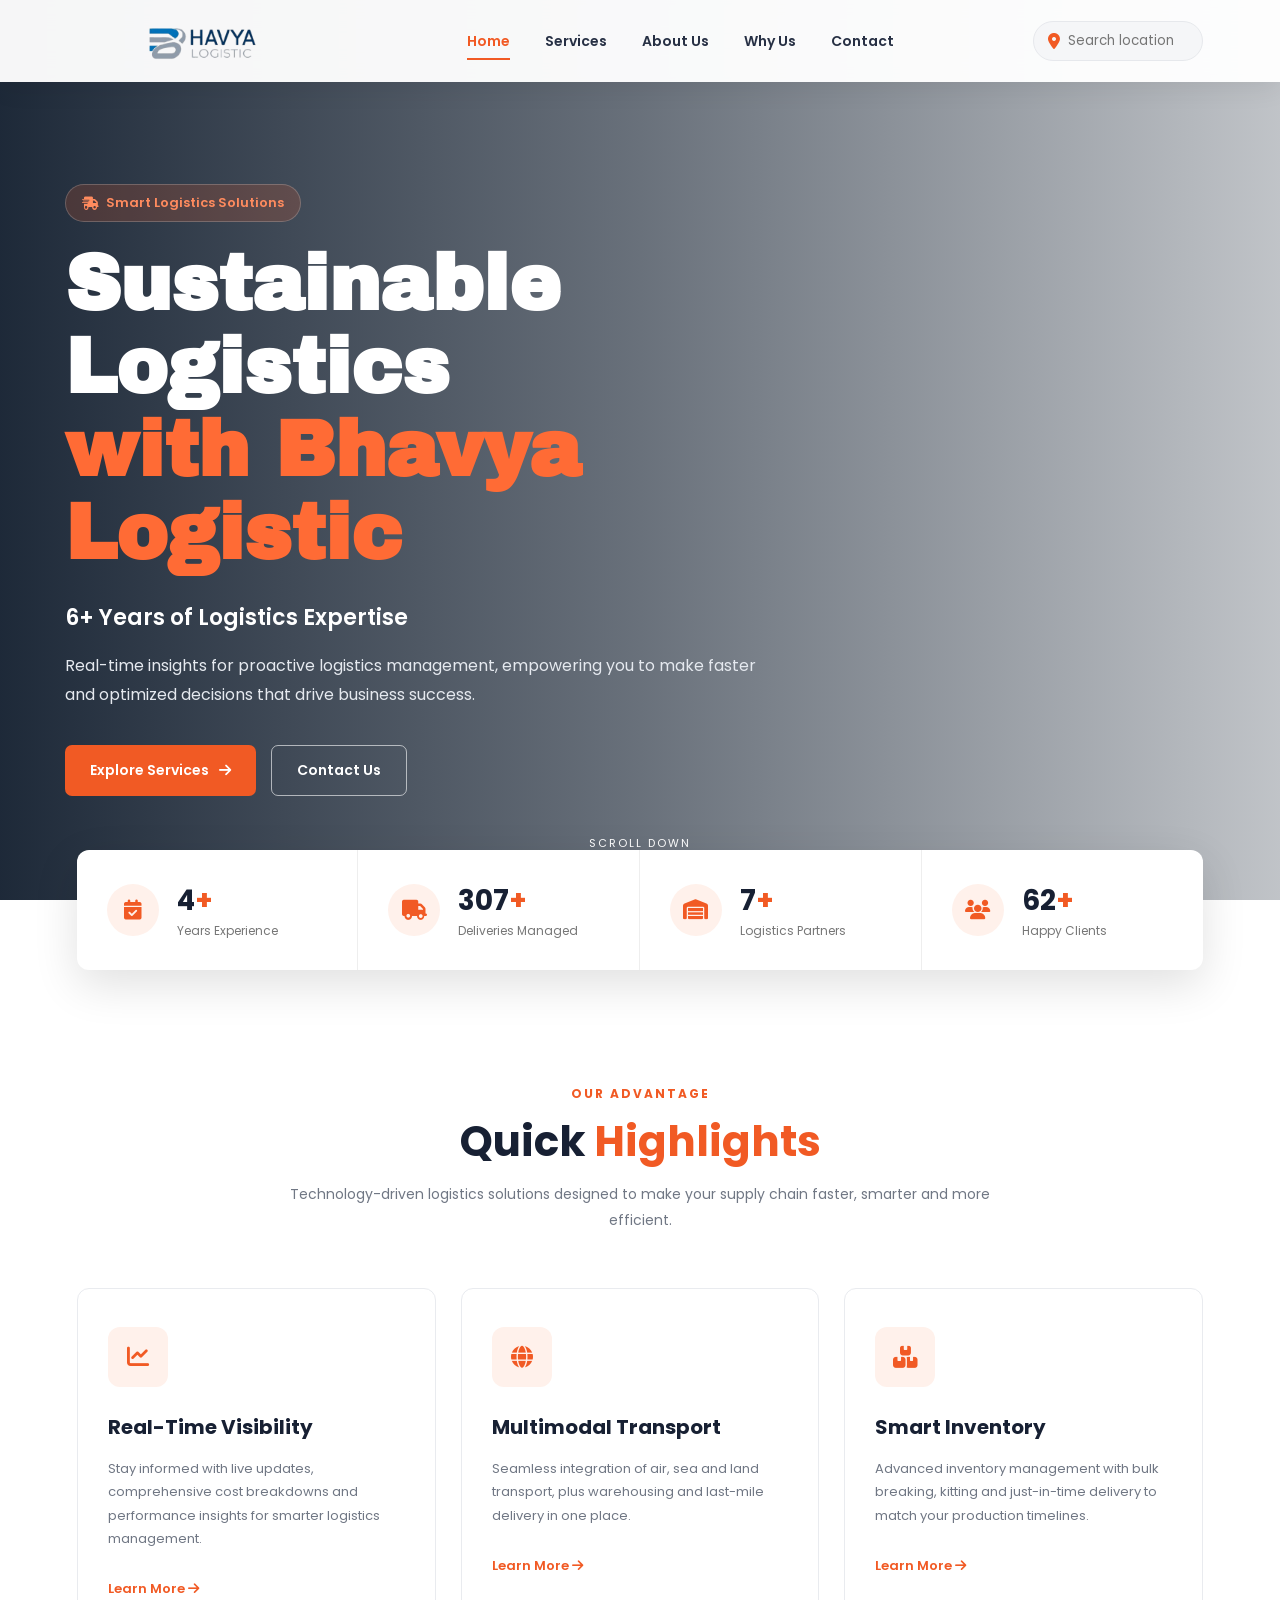
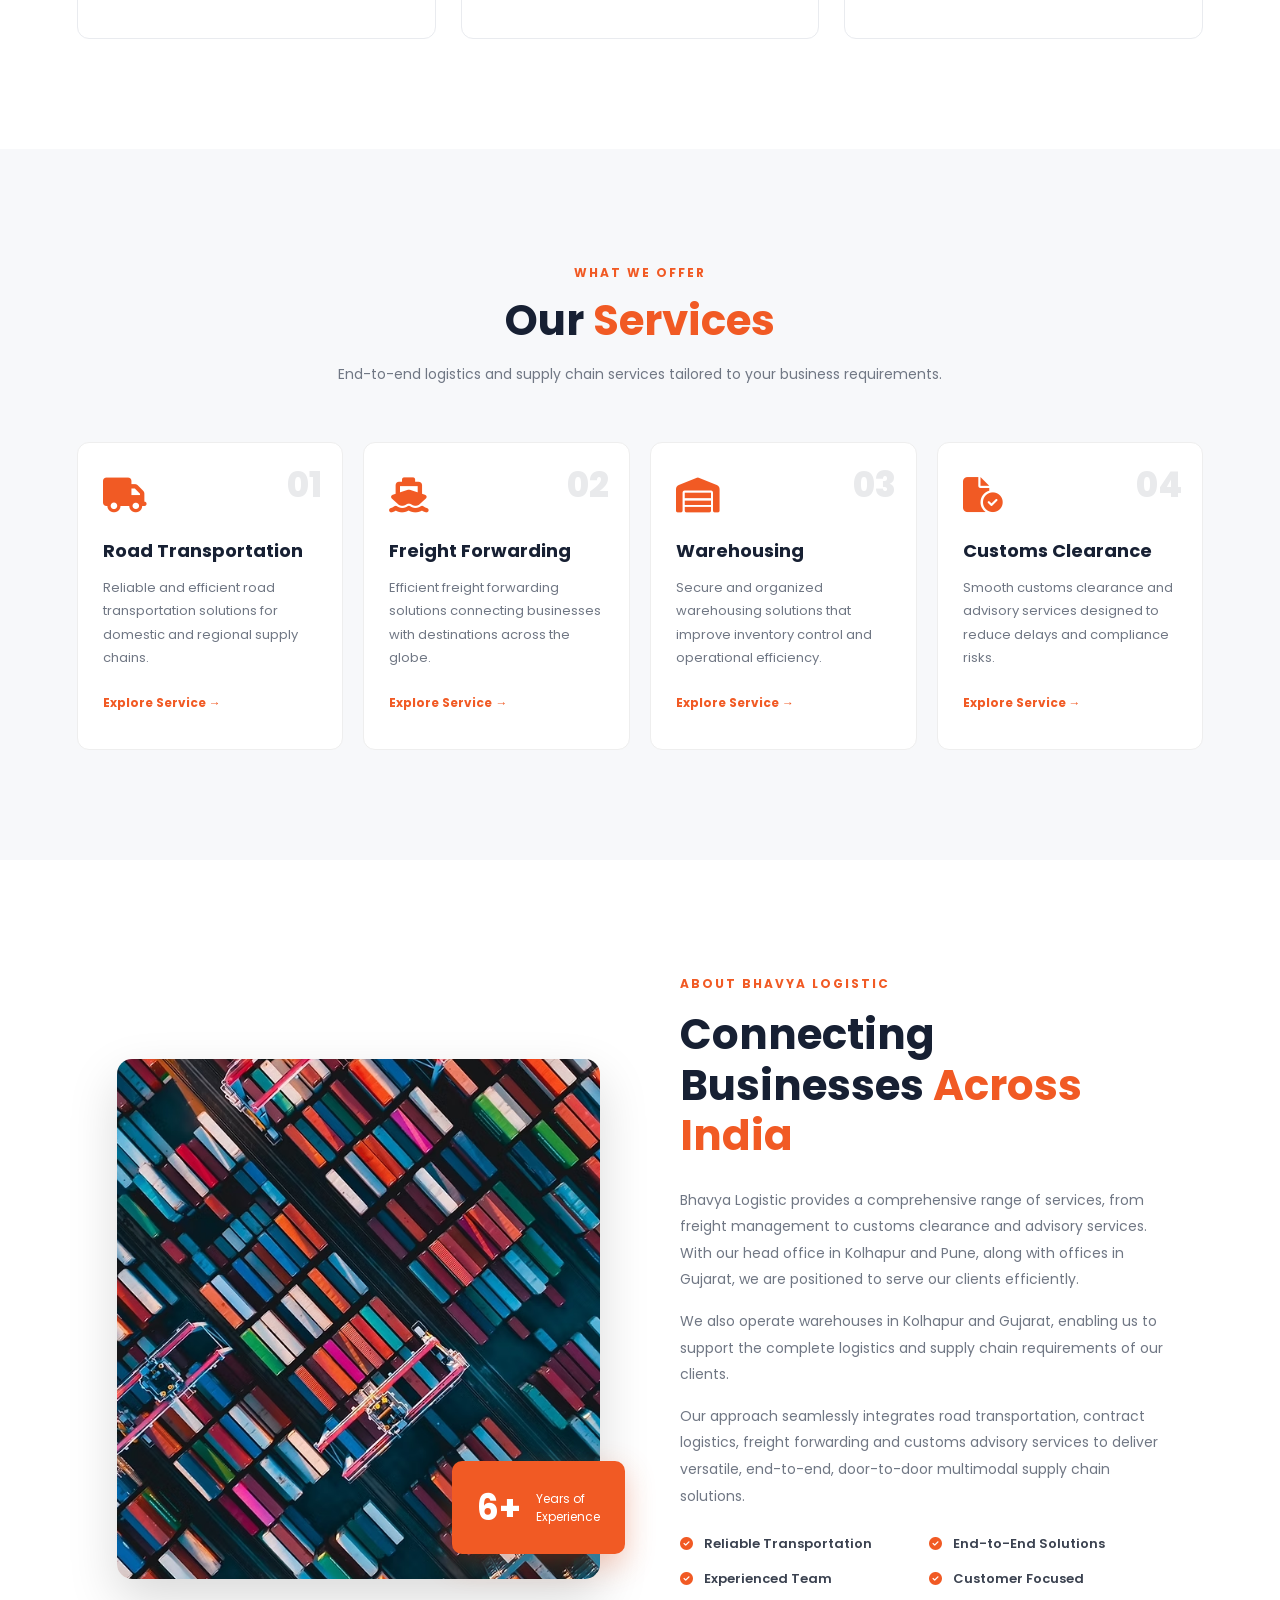
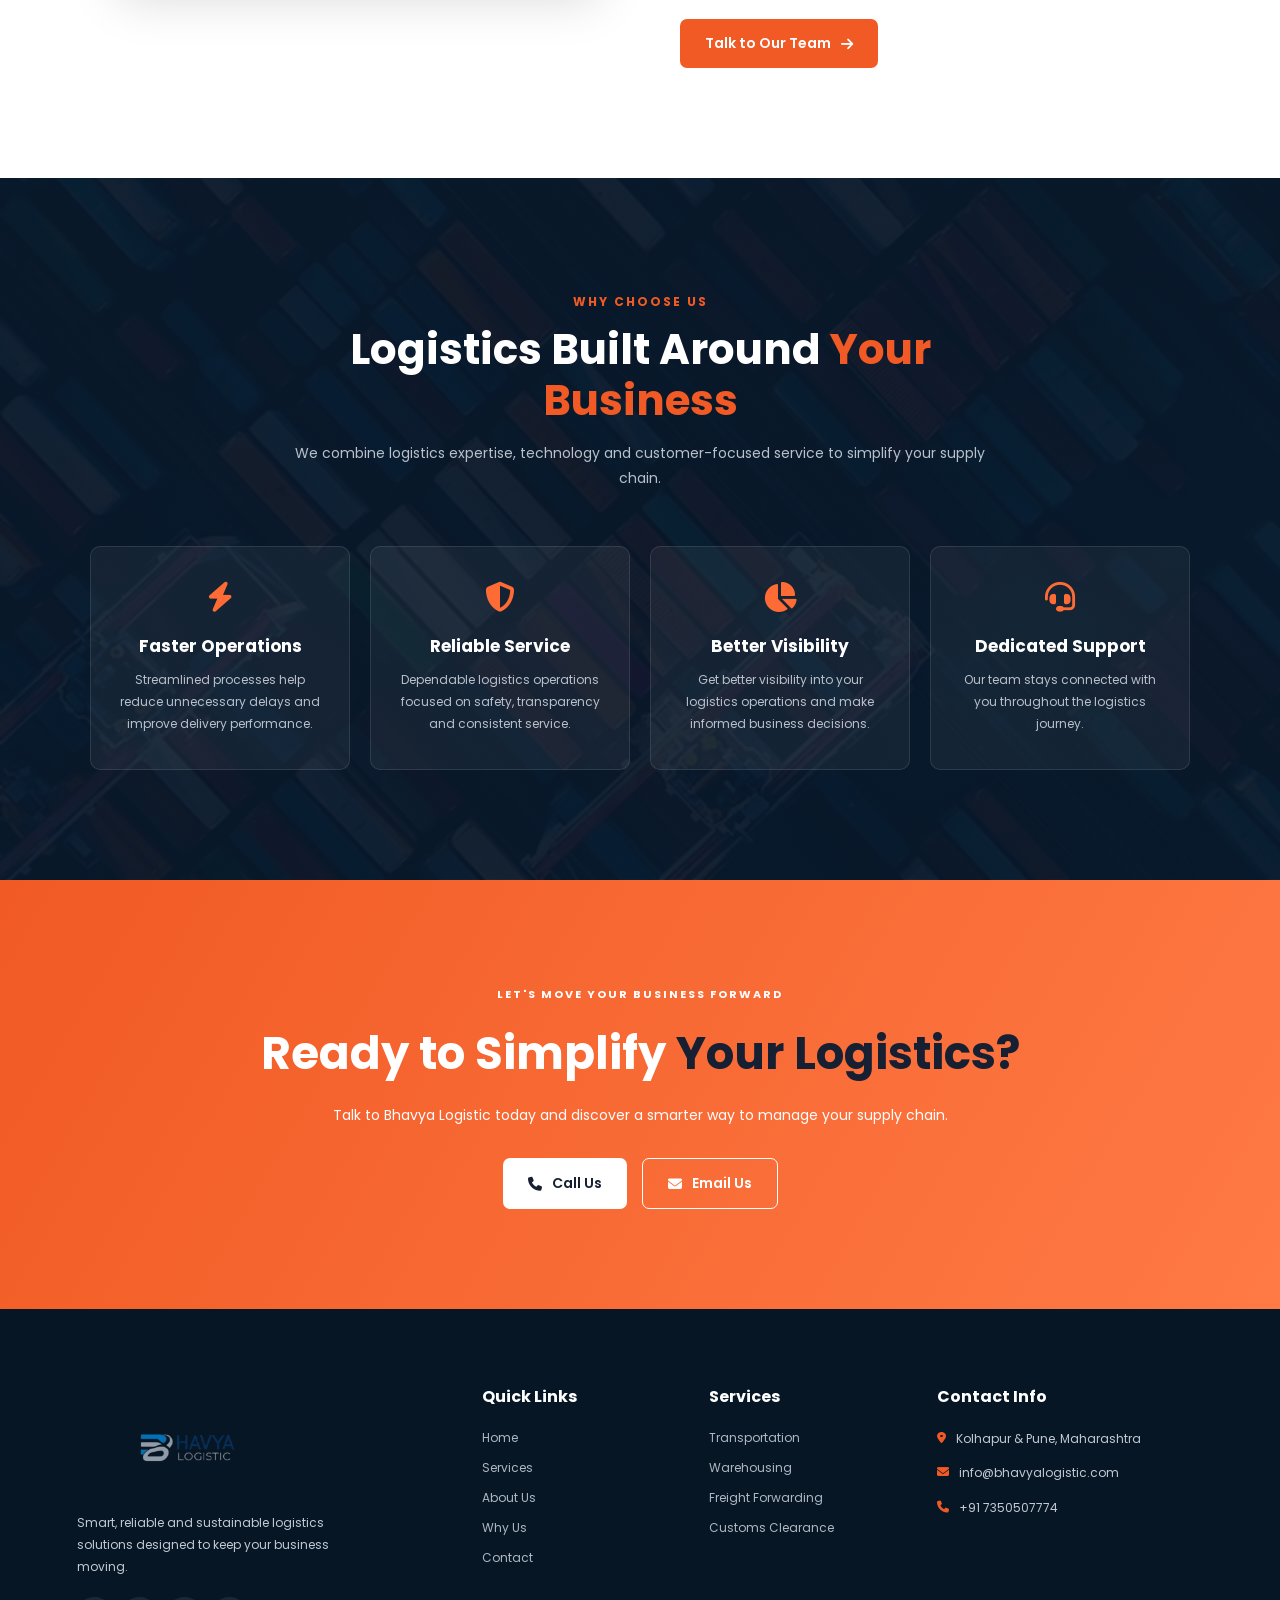
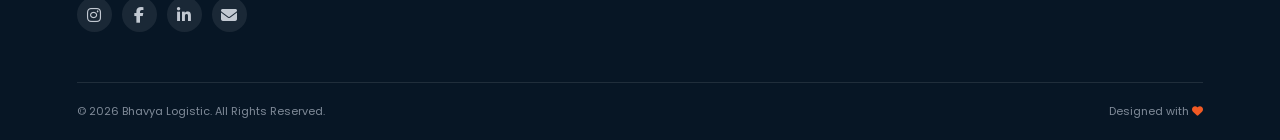
<file: index.html>
<!DOCTYPE html>
<html lang="en">
<head>
    <meta charset="UTF-8">
    <meta name="viewport" content="width=device-width, initial-scale=1.0">

    <title>Bhavya Logistic | Smart & Sustainable Logistics</title>

    <link rel="stylesheet" href="style.css">

    <!-- Font Awesome -->
    <link rel="stylesheet"
          href="https://cdnjs.cloudflare.com/ajax/libs/font-awesome/6.5.2/css/all.min.css">

    <!-- Google Fonts -->
    <link rel="preconnect" href="https://fonts.googleapis.com">
    <link rel="preconnect" href="https://fonts.gstatic.com" crossorigin>

    <link href="https://fonts.googleapis.com/css2?family=Archivo+Black&family=Poppins:wght@300;400;500;600;700;800&display=swap"
          rel="stylesheet">
</head>

<body>

<!-- ================= NAVBAR ================= -->

<header class="navbar">

    <div class="logo">
        <img src="images/crete_a_navbar_logo_for_bhavya_logistic-removebg-preview.png"
             alt="Bhavya Logistic Logo">
    </div>

    <nav class="nav-links" id="navLinks">

        <a href="#home" class="active">Home</a>
        <a href="#services">Services</a>
        <a href="#about">About Us</a>
        <a href="#why-us">Why Us</a>
        <a href="#contact">Contact</a>

    </nav>

    <div class="nav-right">

        <div class="location-search">
            <i class="fa-solid fa-location-dot"></i>
            <input type="text" id="locationInput" placeholder="Search location">
        </div>

        <button class="menu-btn" id="menuBtn">
            <i class="fa-solid fa-bars"></i>
        </button>

    </div>

</header>


<!-- ================= HERO ================= -->

<section class="hero" id="home">

    <video autoplay muted loop playsinline class="back-video">
        <source src="images/143479-782374009_tiny.mp4" type="video/mp4">
    </video>

    <div class="hero-overlay"></div>

    <div class="hero-content">

        <span class="hero-tag">
            <i class="fa-solid fa-truck-fast"></i>
            Smart Logistics Solutions
        </span>

        <h1>
            Sustainable Logistics
            <span>with Bhavya Logistic</span>
        </h1>

        <p class="hero-subtitle">
            6+ Years of Logistics Expertise
        </p>

        <p class="hero-description">
            Real-time insights for proactive logistics management,
            empowering you to make faster and optimized decisions
            that drive business success.
        </p>

        <div class="hero-buttons">

            <a href="#services" class="btn primary-btn">
                Explore Services
                <i class="fa-solid fa-arrow-right"></i>
            </a>

            <a href="#contact" class="btn secondary-btn">
                Contact Us
            </a>

        </div>

    </div>

    <div class="scroll-down">
        <span>Scroll Down</span>
        <i class="fa-solid fa-chevron-down"></i>
    </div>

</section>


<!-- ================= STATS ================= -->

<section class="stats">

    <div class="stat-box">

        <i class="fa-solid fa-calendar-check"></i>

        <div>
            <h2 class="counter" data-target="6">6</h2>
            <p>Years Experience</p>
        </div>

    </div>


    <div class="stat-box">

        <i class="fa-solid fa-truck"></i>

        <div>
            <h2 class="counter" data-target="500">1000</h2>
            <p>Deliveries Managed</p>
        </div>

    </div>


    <div class="stat-box">

        <i class="fa-solid fa-warehouse"></i>

        <div>
            <h2 class="counter" data-target="10">30</h2>
            <p>Logistics Partners</p>
        </div>

    </div>


    <div class="stat-box">

        <i class="fa-solid fa-users"></i>

        <div>
            <h2 class="counter" data-target="100">1000</h2>
            <p>Happy Clients</p>
        </div>

    </div>

</section>


<!-- ================= QUICK HIGHLIGHTS ================= -->

<section class="highlights section">

    <div class="section-heading">

        <span>OUR ADVANTAGE</span>

        <h2>
            Quick <strong>Highlights</strong>
        </h2>

        <p>
            Technology-driven logistics solutions designed to make
            your supply chain faster, smarter and more efficient.
        </p>

    </div>


    <div class="highlight-grid">

        <div class="highlight-card">

            <div class="card-icon">
                <i class="fa-solid fa-chart-line"></i>
            </div>

            <h3>Real-Time Visibility</h3>

            <p>
                Stay informed with live updates, comprehensive cost
                breakdowns and performance insights for smarter
                logistics management.
            </p>

            <a href="#contact">
                Learn More
                <i class="fa-solid fa-arrow-right"></i>
            </a>

        </div>


        <div class="highlight-card">

            <div class="card-icon">
                <i class="fa-solid fa-globe"></i>
            </div>

            <h3>Multimodal Transport</h3>

            <p>
                Seamless integration of air, sea and land transport,
                plus warehousing and last-mile delivery in one place.
            </p>

            <a href="#contact">
                Learn More
                <i class="fa-solid fa-arrow-right"></i>
            </a>

        </div>


        <div class="highlight-card">

            <div class="card-icon">
                <i class="fa-solid fa-boxes-stacked"></i>
            </div>

            <h3>Smart Inventory</h3>

            <p>
                Advanced inventory management with bulk breaking,
                kitting and just-in-time delivery to match your
                production timelines.
            </p>

            <a href="#contact">
                Learn More
                <i class="fa-solid fa-arrow-right"></i>
            </a>

        </div>

    </div>

</section>


<!-- ================= SERVICES ================= -->

<section class="services section" id="services">

    <div class="section-heading">

        <span>WHAT WE OFFER</span>

        <h2>
            Our <strong>Services</strong>
        </h2>

        <p>
            End-to-end logistics and supply chain services tailored
            to your business requirements.
        </p>

    </div>


    <div class="service-grid">

        <div class="service-card">

            <div class="service-number">01</div>

            <i class="fa-solid fa-truck service-icon"></i>

            <h3>Road Transportation</h3>

            <p>
                Reliable and efficient road transportation solutions
                for domestic and regional supply chains.
            </p>

            <a href="#contact">
                Explore Service →
            </a>

        </div>


        <div class="service-card">

            <div class="service-number">02</div>

            <i class="fa-solid fa-ship service-icon"></i>

            <h3>Freight Forwarding</h3>

            <p>
                Efficient freight forwarding solutions connecting
                businesses with destinations across the globe.
            </p>

            <a href="#contact">
                Explore Service →
            </a>

        </div>


        <div class="service-card">

            <div class="service-number">03</div>

            <i class="fa-solid fa-warehouse service-icon"></i>

            <h3>Warehousing</h3>

            <p>
                Secure and organized warehousing solutions that
                improve inventory control and operational efficiency.
            </p>

            <a href="#contact">
                Explore Service →
            </a>

        </div>


        <div class="service-card">

            <div class="service-number">04</div>

            <i class="fa-solid fa-file-circle-check service-icon"></i>

            <h3>Customs Clearance</h3>

            <p>
                Smooth customs clearance and advisory services
                designed to reduce delays and compliance risks.
            </p>

            <a href="#contact">
                Explore Service →
            </a>

        </div>

    </div>

</section>


<!-- ================= ABOUT ================= -->

<section class="about section" id="about">

    <div class="about-image">

        <img src="images/5 (1).avif"
             alt="Bhavya Logistic Warehouse">

        <div class="experience-box">

            <strong>6+</strong>

            <span>Years of<br>Experience</span>

        </div>

    </div>


    <div class="about-content">

        <span class="section-label">
            ABOUT BHAVYA LOGISTIC
        </span>

        <h2>
            Connecting Businesses
            <strong>Across India</strong>
        </h2>

        <p>
            Bhavya Logistic provides a comprehensive range of services,
            from freight management to customs clearance and advisory
            services. With our head office in Kolhapur and Pune, along
            with offices in Gujarat, we are positioned to serve our
            clients efficiently.
        </p>

        <p>
            We also operate warehouses in Kolhapur and Gujarat,
            enabling us to support the complete logistics and supply
            chain requirements of our clients.
        </p>

        <p>
            Our approach seamlessly integrates road transportation,
            contract logistics, freight forwarding and customs advisory
            services to deliver versatile, end-to-end, door-to-door
            multimodal supply chain solutions.
        </p>

        <div class="about-points">

            <div>
                <i class="fa-solid fa-circle-check"></i>
                Reliable Transportation
            </div>

            <div>
                <i class="fa-solid fa-circle-check"></i>
                End-to-End Solutions
            </div>

            <div>
                <i class="fa-solid fa-circle-check"></i>
                Experienced Team
            </div>

            <div>
                <i class="fa-solid fa-circle-check"></i>
                Customer Focused
            </div>

        </div>

        <a href="#contact" class="btn primary-btn">
            Talk to Our Team
            <i class="fa-solid fa-arrow-right"></i>
        </a>

    </div>

</section>


<!-- ================= WHY US ================= -->

<section class="why-us section" id="why-us">

    <div class="section-heading light">

        <span>WHY CHOOSE US</span>

        <h2>
            Logistics Built Around
            <strong>Your Business</strong>
        </h2>

        <p>
            We combine logistics expertise, technology and
            customer-focused service to simplify your supply chain.
        </p>

    </div>


    <div class="why-grid">

        <div class="why-card">

            <i class="fa-solid fa-bolt"></i>

            <h3>Faster Operations</h3>

            <p>
                Streamlined processes help reduce unnecessary delays
                and improve delivery performance.
            </p>

        </div>


        <div class="why-card">

            <i class="fa-solid fa-shield-halved"></i>

            <h3>Reliable Service</h3>

            <p>
                Dependable logistics operations focused on safety,
                transparency and consistent service.
            </p>

        </div>


        <div class="why-card">

            <i class="fa-solid fa-chart-pie"></i>

            <h3>Better Visibility</h3>

            <p>
                Get better visibility into your logistics operations
                and make informed business decisions.
            </p>

        </div>


        <div class="why-card">

            <i class="fa-solid fa-headset"></i>

            <h3>Dedicated Support</h3>

            <p>
                Our team stays connected with you throughout the
                logistics journey.
            </p>

        </div>

    </div>

</section>


<!-- ================= CTA ================= -->

<section class="cta" id="contact">

    <div class="cta-content">

        <span>LET'S MOVE YOUR BUSINESS FORWARD</span>

        <h2>
            Ready to Simplify
            <strong>Your Logistics?</strong>
        </h2>

        <p>
            Talk to Bhavya Logistic today and discover a smarter
            way to manage your supply chain.
        </p>

        <div class="cta-buttons">

            <a href="tel:+917350507774" class="btn white-btn">
                <i class="fa-solid fa-phone"></i>
                Call Us
            </a>

            <a href="mailto:info@bhavyalogistic.com"
               class="btn outline-btn">
                <i class="fa-solid fa-envelope"></i>
                Email Us
            </a>

        </div>

    </div>

</section>


<!-- ================= FOOTER ================= -->

<footer class="footer">

    <div class="footer-container">

        <div class="footer-about">

            <img src="images/crete_a_navbar_logo_for_bhavya_logistic-removebg-preview.png"
                 alt="Bhavya Logistic">

            <p>
                Smart, reliable and sustainable logistics solutions
                designed to keep your business moving.
            </p>

            <div class="social-icons">

                <a href="#">
                    <i class="fa-brands fa-instagram"></i>
                </a>

                <a href="#">
                    <i class="fa-brands fa-facebook-f"></i>
                </a>

                <a href="#">
                    <i class="fa-brands fa-linkedin-in"></i>
                </a>

                <a href="mailto:info@bhavyalogistic.com">
                    <i class="fa-solid fa-envelope"></i>
                </a>

            </div>

        </div>


        <div class="footer-column">

            <h3>Quick Links</h3>

            <a href="#home">Home</a>
            <a href="#services">Services</a>
            <a href="#about">About Us</a>
            <a href="#why-us">Why Us</a>
            <a href="#contact">Contact</a>

        </div>


        <div class="footer-column">

            <h3>Services</h3>

            <a href="#services">Transportation</a>
            <a href="#services">Warehousing</a>
            <a href="#services">Freight Forwarding</a>
            <a href="#services">Customs Clearance</a>

        </div>


        <div class="footer-column">

            <h3>Contact Info</h3>

            <p>
                <i class="fa-solid fa-location-dot"></i>
                Kolhapur & Pune, Maharashtra
            </p>

            <p>
                <i class="fa-solid fa-envelope"></i>
                info@bhavyalogistic.com
            </p>

            <p>
                <i class="fa-solid fa-phone"></i>
                +91 7350507774
            </p>

        </div>

    </div>


    <div class="footer-bottom">

        <p>
            © 2026 Bhavya Logistic. All Rights Reserved.
        </p>

        <p>
            Designed with <i class="fa-solid fa-heart"></i>
        </p>

    </div>

</footer>


<!-- ================= BACK TO TOP ================= -->

<button id="backToTop" class="back-to-top">

    <i class="fa-solid fa-arrow-up"></i>

</button>


<script src="script.js"></script>

</body>
</html>
</file>
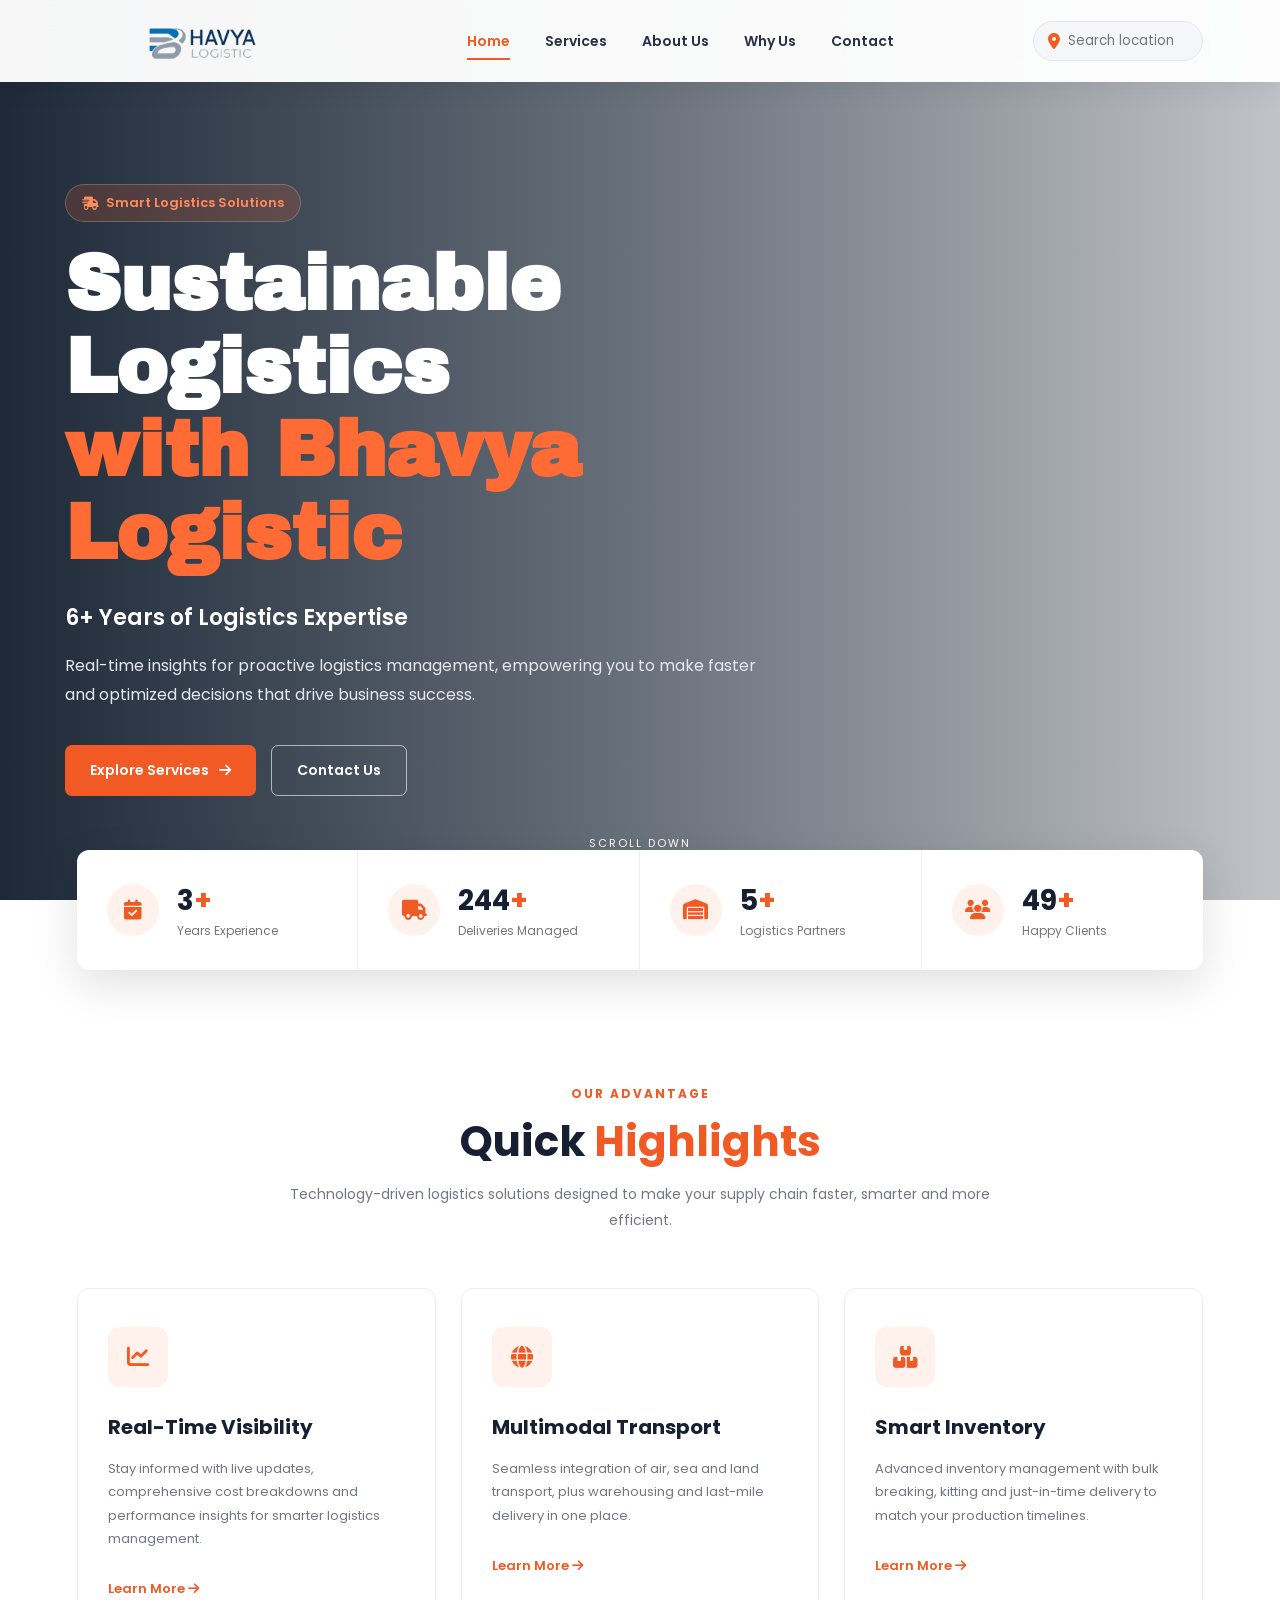
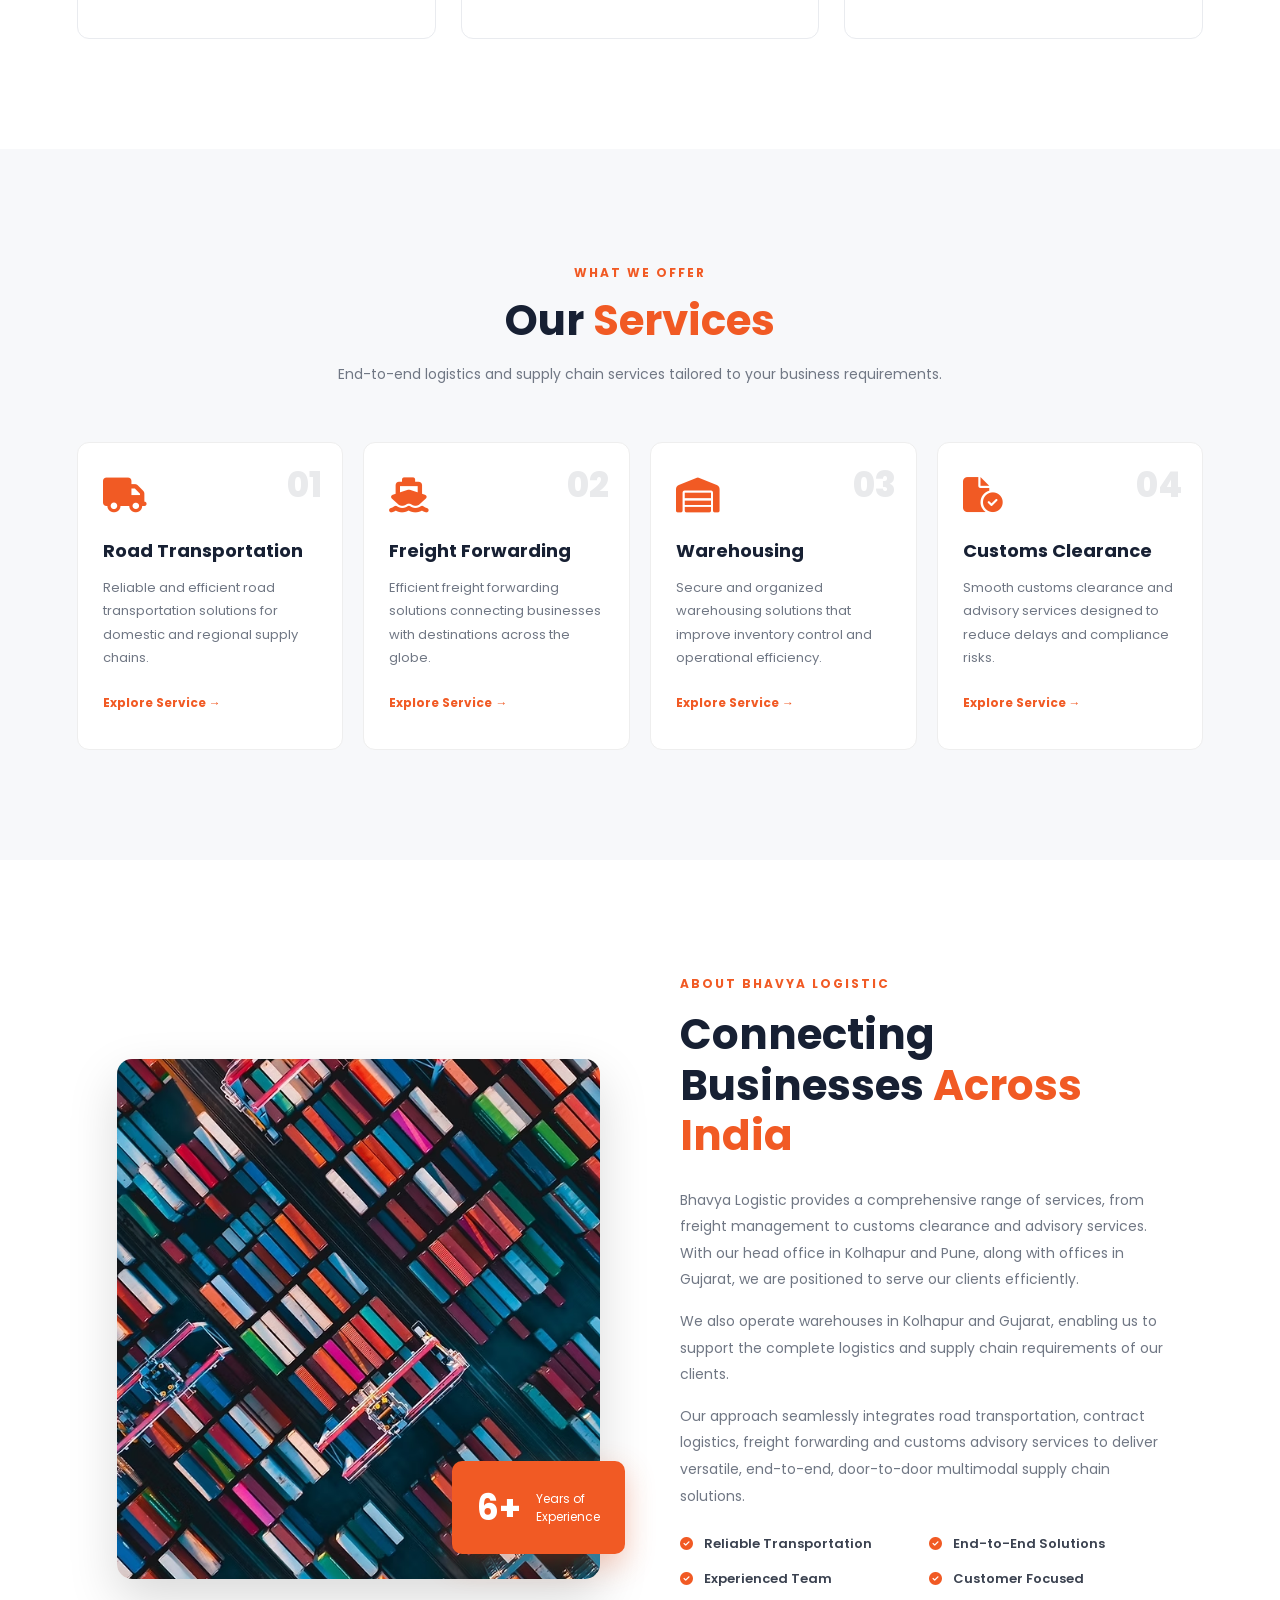
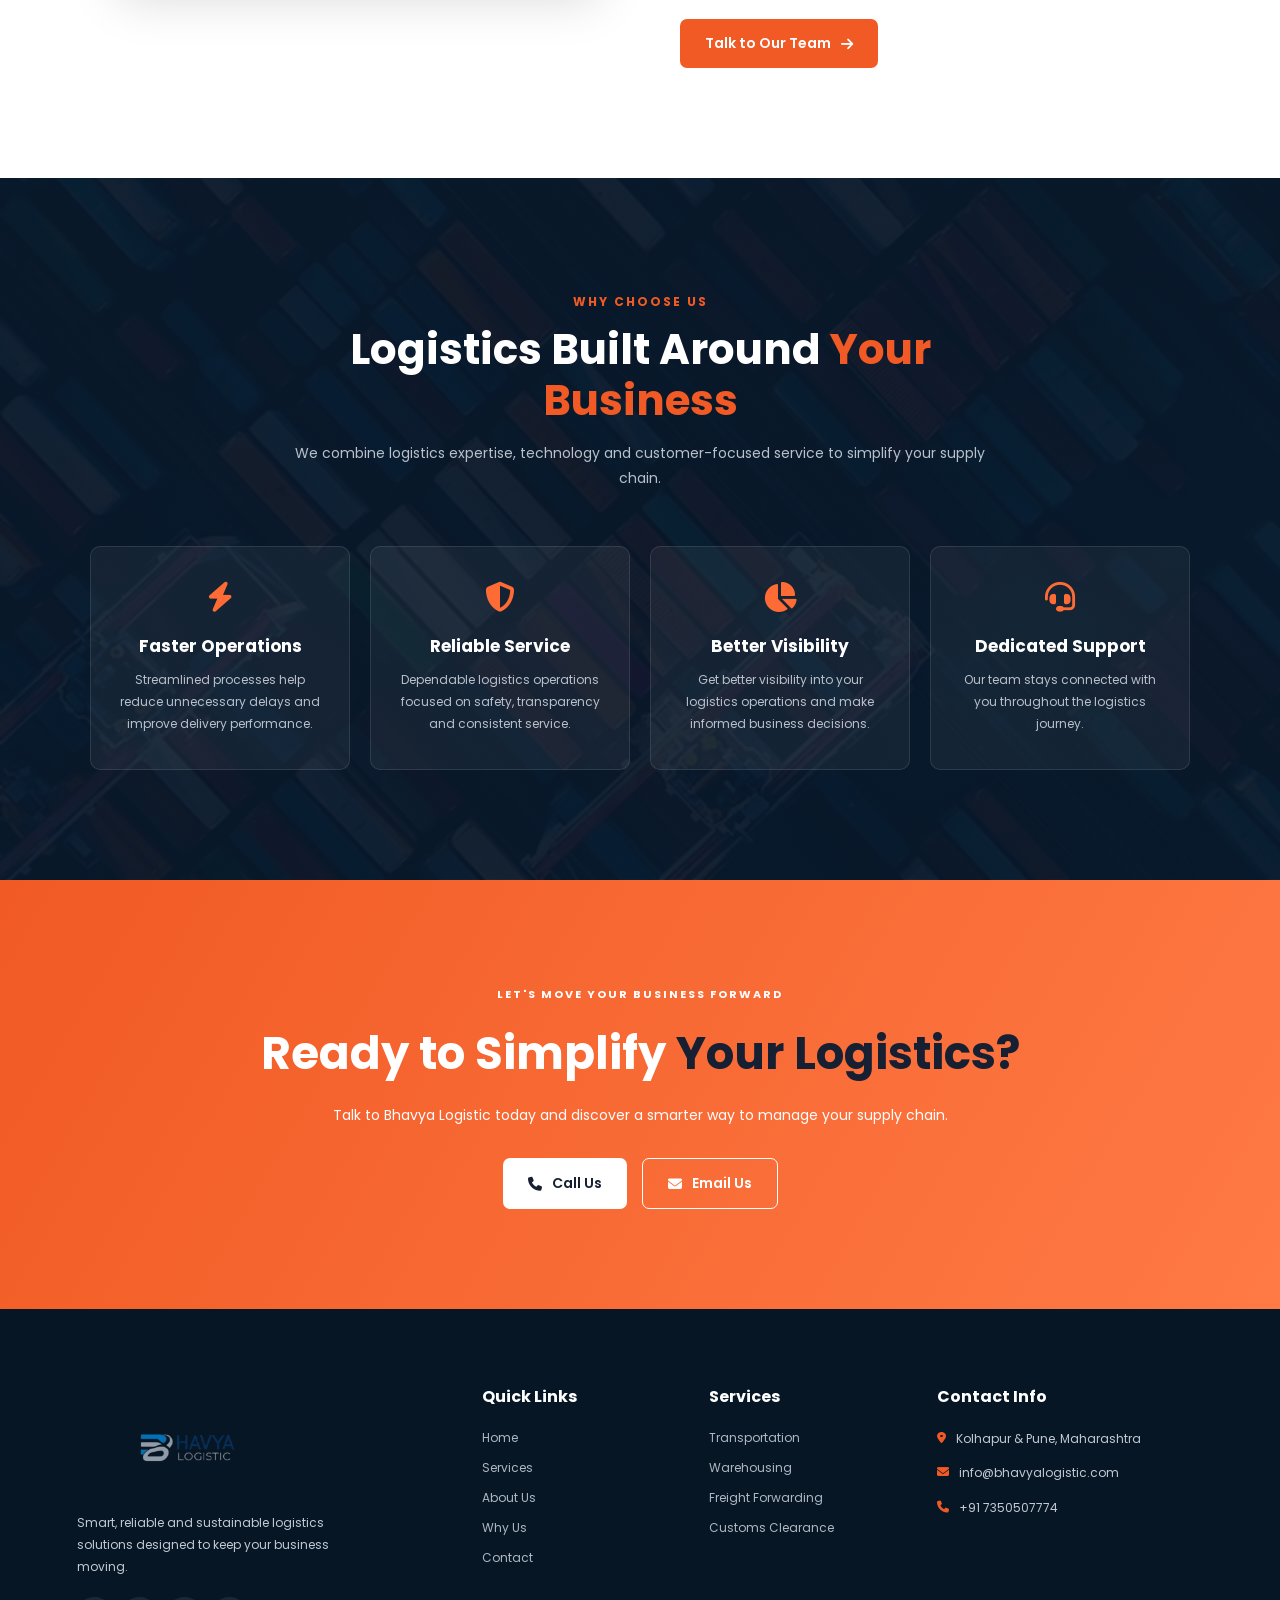
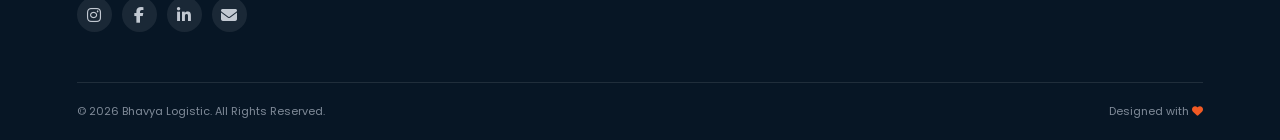
<file: bhavya.html>
<!DOCTYPE html>
<html lang="en">
<head>
    <meta charset="UTF-8">
    <meta name="viewport" content="width=device-width, initial-scale=1.0">

    <title>Bhavya Logistic | Smart & Sustainable Logistics</title>

    <link rel="stylesheet" href="bhavya.css">

    <!-- Font Awesome -->
    <link rel="stylesheet"
          href="https://cdnjs.cloudflare.com/ajax/libs/font-awesome/6.5.2/css/all.min.css">

    <!-- Google Fonts -->
    <link rel="preconnect" href="https://fonts.googleapis.com">
    <link rel="preconnect" href="https://fonts.gstatic.com" crossorigin>

    <link href="https://fonts.googleapis.com/css2?family=Archivo+Black&family=Poppins:wght@300;400;500;600;700;800&display=swap"
          rel="stylesheet">
</head>

<body>

<!-- ================= NAVBAR ================= -->

<header class="navbar">

    <div class="logo">
        <img src="images/crete_a_navbar_logo_for_bhavya_logistic-removebg-preview.png"
             alt="Bhavya Logistic Logo">
    </div>

    <nav class="nav-links" id="navLinks">

        <a href="#home" class="active">Home</a>
        <a href="#services">Services</a>
        <a href="#about">About Us</a>
        <a href="#why-us">Why Us</a>
        <a href="#contact">Contact</a>

    </nav>

    <div class="nav-right">

        <div class="location-search">
            <i class="fa-solid fa-location-dot"></i>
            <input type="text" id="locationInput" placeholder="Search location">
        </div>

        <button class="menu-btn" id="menuBtn">
            <i class="fa-solid fa-bars"></i>
        </button>

    </div>

</header>


<!-- ================= HERO ================= -->

<section class="hero" id="home">

    <video autoplay muted loop playsinline class="back-video">
        <source src="images/143479-782374009_tiny.mp4" type="video/mp4">
    </video>

    <div class="hero-overlay"></div>

    <div class="hero-content">

        <span class="hero-tag">
            <i class="fa-solid fa-truck-fast"></i>
            Smart Logistics Solutions
        </span>

        <h1>
            Sustainable Logistics
            <span>with Bhavya Logistic</span>
        </h1>

        <p class="hero-subtitle">
            6+ Years of Logistics Expertise
        </p>

        <p class="hero-description">
            Real-time insights for proactive logistics management,
            empowering you to make faster and optimized decisions
            that drive business success.
        </p>

        <div class="hero-buttons">

            <a href="#services" class="btn primary-btn">
                Explore Services
                <i class="fa-solid fa-arrow-right"></i>
            </a>

            <a href="#contact" class="btn secondary-btn">
                Contact Us
            </a>

        </div>

    </div>

    <div class="scroll-down">
        <span>Scroll Down</span>
        <i class="fa-solid fa-chevron-down"></i>
    </div>

</section>


<!-- ================= STATS ================= -->

<section class="stats">

    <div class="stat-box">

        <i class="fa-solid fa-calendar-check"></i>

        <div>
            <h2 class="counter" data-target="6">6</h2>
            <p>Years Experience</p>
        </div>

    </div>


    <div class="stat-box">

        <i class="fa-solid fa-truck"></i>

        <div>
            <h2 class="counter" data-target="500">1000</h2>
            <p>Deliveries Managed</p>
        </div>

    </div>


    <div class="stat-box">

        <i class="fa-solid fa-warehouse"></i>

        <div>
            <h2 class="counter" data-target="10">30</h2>
            <p>Logistics Partners</p>
        </div>

    </div>


    <div class="stat-box">

        <i class="fa-solid fa-users"></i>

        <div>
            <h2 class="counter" data-target="100">1000</h2>
            <p>Happy Clients</p>
        </div>

    </div>

</section>


<!-- ================= QUICK HIGHLIGHTS ================= -->

<section class="highlights section">

    <div class="section-heading">

        <span>OUR ADVANTAGE</span>

        <h2>
            Quick <strong>Highlights</strong>
        </h2>

        <p>
            Technology-driven logistics solutions designed to make
            your supply chain faster, smarter and more efficient.
        </p>

    </div>


    <div class="highlight-grid">

        <div class="highlight-card">

            <div class="card-icon">
                <i class="fa-solid fa-chart-line"></i>
            </div>

            <h3>Real-Time Visibility</h3>

            <p>
                Stay informed with live updates, comprehensive cost
                breakdowns and performance insights for smarter
                logistics management.
            </p>

            <a href="#contact">
                Learn More
                <i class="fa-solid fa-arrow-right"></i>
            </a>

        </div>


        <div class="highlight-card">

            <div class="card-icon">
                <i class="fa-solid fa-globe"></i>
            </div>

            <h3>Multimodal Transport</h3>

            <p>
                Seamless integration of air, sea and land transport,
                plus warehousing and last-mile delivery in one place.
            </p>

            <a href="#contact">
                Learn More
                <i class="fa-solid fa-arrow-right"></i>
            </a>

        </div>


        <div class="highlight-card">

            <div class="card-icon">
                <i class="fa-solid fa-boxes-stacked"></i>
            </div>

            <h3>Smart Inventory</h3>

            <p>
                Advanced inventory management with bulk breaking,
                kitting and just-in-time delivery to match your
                production timelines.
            </p>

            <a href="#contact">
                Learn More
                <i class="fa-solid fa-arrow-right"></i>
            </a>

        </div>

    </div>

</section>


<!-- ================= SERVICES ================= -->

<section class="services section" id="services">

    <div class="section-heading">

        <span>WHAT WE OFFER</span>

        <h2>
            Our <strong>Services</strong>
        </h2>

        <p>
            End-to-end logistics and supply chain services tailored
            to your business requirements.
        </p>

    </div>


    <div class="service-grid">

        <div class="service-card">

            <div class="service-number">01</div>

            <i class="fa-solid fa-truck service-icon"></i>

            <h3>Road Transportation</h3>

            <p>
                Reliable and efficient road transportation solutions
                for domestic and regional supply chains.
            </p>

            <a href="#contact">
                Explore Service →
            </a>

        </div>


        <div class="service-card">

            <div class="service-number">02</div>

            <i class="fa-solid fa-ship service-icon"></i>

            <h3>Freight Forwarding</h3>

            <p>
                Efficient freight forwarding solutions connecting
                businesses with destinations across the globe.
            </p>

            <a href="#contact">
                Explore Service →
            </a>

        </div>


        <div class="service-card">

            <div class="service-number">03</div>

            <i class="fa-solid fa-warehouse service-icon"></i>

            <h3>Warehousing</h3>

            <p>
                Secure and organized warehousing solutions that
                improve inventory control and operational efficiency.
            </p>

            <a href="#contact">
                Explore Service →
            </a>

        </div>


        <div class="service-card">

            <div class="service-number">04</div>

            <i class="fa-solid fa-file-circle-check service-icon"></i>

            <h3>Customs Clearance</h3>

            <p>
                Smooth customs clearance and advisory services
                designed to reduce delays and compliance risks.
            </p>

            <a href="#contact">
                Explore Service →
            </a>

        </div>

    </div>

</section>


<!-- ================= ABOUT ================= -->

<section class="about section" id="about">

    <div class="about-image">

        <img src="images/5 (1).avif"
             alt="Bhavya Logistic Warehouse">

        <div class="experience-box">

            <strong>6+</strong>

            <span>Years of<br>Experience</span>

        </div>

    </div>


    <div class="about-content">

        <span class="section-label">
            ABOUT BHAVYA LOGISTIC
        </span>

        <h2>
            Connecting Businesses
            <strong>Across India</strong>
        </h2>

        <p>
            Bhavya Logistic provides a comprehensive range of services,
            from freight management to customs clearance and advisory
            services. With our head office in Kolhapur and Pune, along
            with offices in Gujarat, we are positioned to serve our
            clients efficiently.
        </p>

        <p>
            We also operate warehouses in Kolhapur and Gujarat,
            enabling us to support the complete logistics and supply
            chain requirements of our clients.
        </p>

        <p>
            Our approach seamlessly integrates road transportation,
            contract logistics, freight forwarding and customs advisory
            services to deliver versatile, end-to-end, door-to-door
            multimodal supply chain solutions.
        </p>

        <div class="about-points">

            <div>
                <i class="fa-solid fa-circle-check"></i>
                Reliable Transportation
            </div>

            <div>
                <i class="fa-solid fa-circle-check"></i>
                End-to-End Solutions
            </div>

            <div>
                <i class="fa-solid fa-circle-check"></i>
                Experienced Team
            </div>

            <div>
                <i class="fa-solid fa-circle-check"></i>
                Customer Focused
            </div>

        </div>

        <a href="#contact" class="btn primary-btn">
            Talk to Our Team
            <i class="fa-solid fa-arrow-right"></i>
        </a>

    </div>

</section>


<!-- ================= WHY US ================= -->

<section class="why-us section" id="why-us">

    <div class="section-heading light">

        <span>WHY CHOOSE US</span>

        <h2>
            Logistics Built Around
            <strong>Your Business</strong>
        </h2>

        <p>
            We combine logistics expertise, technology and
            customer-focused service to simplify your supply chain.
        </p>

    </div>


    <div class="why-grid">

        <div class="why-card">

            <i class="fa-solid fa-bolt"></i>

            <h3>Faster Operations</h3>

            <p>
                Streamlined processes help reduce unnecessary delays
                and improve delivery performance.
            </p>

        </div>


        <div class="why-card">

            <i class="fa-solid fa-shield-halved"></i>

            <h3>Reliable Service</h3>

            <p>
                Dependable logistics operations focused on safety,
                transparency and consistent service.
            </p>

        </div>


        <div class="why-card">

            <i class="fa-solid fa-chart-pie"></i>

            <h3>Better Visibility</h3>

            <p>
                Get better visibility into your logistics operations
                and make informed business decisions.
            </p>

        </div>


        <div class="why-card">

            <i class="fa-solid fa-headset"></i>

            <h3>Dedicated Support</h3>

            <p>
                Our team stays connected with you throughout the
                logistics journey.
            </p>

        </div>

    </div>

</section>


<!-- ================= CTA ================= -->

<section class="cta" id="contact">

    <div class="cta-content">

        <span>LET'S MOVE YOUR BUSINESS FORWARD</span>

        <h2>
            Ready to Simplify
            <strong>Your Logistics?</strong>
        </h2>

        <p>
            Talk to Bhavya Logistic today and discover a smarter
            way to manage your supply chain.
        </p>

        <div class="cta-buttons">

            <a href="tel:+917350507774" class="btn white-btn">
                <i class="fa-solid fa-phone"></i>
                Call Us
            </a>

            <a href="mailto:info@bhavyalogistic.com"
               class="btn outline-btn">
                <i class="fa-solid fa-envelope"></i>
                Email Us
            </a>

        </div>

    </div>

</section>


<!-- ================= FOOTER ================= -->

<footer class="footer">

    <div class="footer-container">

        <div class="footer-about">

            <img src="/images/crete_a_navbar_logo_for_bhavya_logistic-removebg-preview.png"
                 alt="Bhavya Logistic">

            <p>
                Smart, reliable and sustainable logistics solutions
                designed to keep your business moving.
            </p>

            <div class="social-icons">

                <a href="#">
                    <i class="fa-brands fa-instagram"></i>
                </a>

                <a href="#">
                    <i class="fa-brands fa-facebook-f"></i>
                </a>

                <a href="#">
                    <i class="fa-brands fa-linkedin-in"></i>
                </a>

                <a href="mailto:info@bhavyalogistic.com">
                    <i class="fa-solid fa-envelope"></i>
                </a>

            </div>

        </div>


        <div class="footer-column">

            <h3>Quick Links</h3>

            <a href="#home">Home</a>
            <a href="#services">Services</a>
            <a href="#about">About Us</a>
            <a href="#why-us">Why Us</a>
            <a href="#contact">Contact</a>

        </div>


        <div class="footer-column">

            <h3>Services</h3>

            <a href="#services">Transportation</a>
            <a href="#services">Warehousing</a>
            <a href="#services">Freight Forwarding</a>
            <a href="#services">Customs Clearance</a>

        </div>


        <div class="footer-column">

            <h3>Contact Info</h3>

            <p>
                <i class="fa-solid fa-location-dot"></i>
                Kolhapur & Pune, Maharashtra
            </p>

            <p>
                <i class="fa-solid fa-envelope"></i>
                info@bhavyalogistic.com
            </p>

            <p>
                <i class="fa-solid fa-phone"></i>
                +91 7350507774
            </p>

        </div>

    </div>


    <div class="footer-bottom">

        <p>
            © 2026 Bhavya Logistic. All Rights Reserved.
        </p>

        <p>
            Designed with <i class="fa-solid fa-heart"></i>
        </p>

    </div>

</footer>


<!-- ================= BACK TO TOP ================= -->

<button id="backToTop" class="back-to-top">

    <i class="fa-solid fa-arrow-up"></i>

</button>


<script src="script.js"></script>

</body>
</html>
</file>
<file: style.css>
/* =====================================================
   BHAVYA LOGISTIC - PROFESSIONAL WEBSITE
===================================================== */

* {
    margin: 0;
    padding: 0;
    box-sizing: border-box;
}

html {
    scroll-behavior: smooth;
}

body {
    font-family: "Poppins", sans-serif;
    color: #172033;
    background: #ffffff;
    overflow-x: hidden;
}

a {
    text-decoration: none;
    color: inherit;
}

img {
    max-width: 100%;
    display: block;
}


/* =====================================================
   NAVBAR
===================================================== */

.navbar {
    position: fixed;
    top: 0;
    left: 0;
    width: 100%;
    height: 82px;
    z-index: 1000;

    display: flex;
    align-items: center;
    justify-content: space-between;

    padding: 0 6%;

    background: rgba(255, 255, 255, 0.96);
    backdrop-filter: blur(15px);

    box-shadow: 0 5px 25px rgba(0, 0, 0, 0.08);
}

.logo img {
    width: 250px;
    height: auto;
}

.nav-links {
    display: flex;
    align-items: center;
    gap: 35px;
}

.nav-links a {
    position: relative;

    font-size: 14px;
    font-weight: 600;
    color: #273044;

    transition: 0.3s;
}

.nav-links a::after {
    content: "";

    position: absolute;
    left: 0;
    bottom: -8px;

    width: 0;
    height: 2px;

    background: #f15a24;

    transition: 0.3s;
}

.nav-links a:hover,
.nav-links a.active {
    color: #f15a24;
}

.nav-links a:hover::after,
.nav-links a.active::after {
    width: 100%;
}

.nav-right {
    display: flex;
    align-items: center;
    gap: 15px;
}

.location-search {
    display: flex;
    align-items: center;
    gap: 8px;

    padding: 9px 14px;

    background: #f5f6f8;
    border: 1px solid #e6e8ec;
    border-radius: 30px;
}

.location-search i {
    color: #f15a24;
}

.location-search input {
    width: 120px;

    border: none;
    outline: none;

    background: transparent;

    font-family: inherit;
}

.menu-btn {
    display: none;

    border: none;
    background: transparent;

    font-size: 24px;
    cursor: pointer;
}


/* =====================================================
   HERO
===================================================== */

.hero {
    position: relative;

    min-height: 100vh;

    display: flex;
    align-items: center;

    overflow: hidden;
}

.back-video {
    position: absolute;

    width: 100%;
    height: 100%;

    object-fit: cover;

    z-index: -3;
}

.hero-overlay {
    position: absolute;

    inset: 0;

    background:
        linear-gradient(
            90deg,
            rgba(5, 18, 35, 0.90),
            rgba(5, 18, 35, 0.60),
            rgba(5, 18, 35, 0.25)
        );

    z-index: -2;
}

.hero-content {
    width: min(1150px, 90%);

    margin: auto;

    padding-top: 80px;

    color: white;
}

.hero-tag {
    display: inline-flex;
    align-items: center;
    gap: 8px;

    padding: 8px 16px;

    border-radius: 30px;

    background: rgba(241, 90, 36, 0.18);
    border: 1px solid rgba(255, 255, 255, 0.2);

    color: #ff8b5e;

    font-size: 13px;
    font-weight: 600;
}

.hero h1 {
    max-width: 850px;

    margin-top: 22px;

    font-family: "Archivo Black", sans-serif;

    font-size: clamp(45px, 6vw, 82px);

    line-height: 1.08;
}

.hero h1 span {
    display: block;
    color: #ff6b35;
}

.hero-subtitle {
    margin-top: 25px;

    font-size: 22px;
    font-weight: 600;
}

.hero-description {
    max-width: 700px;

    margin-top: 18px;

    color: #e5e9ef;

    font-size: 16px;
    line-height: 1.8;
}

.hero-buttons {
    display: flex;
    gap: 15px;

    margin-top: 35px;
}

.btn {
    display: inline-flex;
    align-items: center;
    justify-content: center;
    gap: 10px;

    padding: 14px 25px;

    border-radius: 7px;

    font-size: 14px;
    font-weight: 600;

    transition: 0.3s;

    cursor: pointer;
}

.primary-btn {
    color: white;
    background: #f15a24;
}

.primary-btn:hover {
    background: #d94714;
    transform: translateY(-3px);
    box-shadow: 0 10px 25px rgba(241, 90, 36, 0.3);
}

.secondary-btn {
    color: white;

    border: 1px solid rgba(255, 255, 255, 0.6);
}

.secondary-btn:hover {
    background: white;
    color: #172033;
}

.scroll-down {
    position: absolute;

    bottom: 30px;
    left: 50%;

    transform: translateX(-50%);

    display: flex;
    flex-direction: column;
    align-items: center;
    gap: 7px;

    color: white;

    font-size: 11px;
    letter-spacing: 2px;
    text-transform: uppercase;

    animation: bounce 2s infinite;
}

@keyframes bounce {

    0%,
    100% {
        transform: translate(-50%, 0);
    }

    50% {
        transform: translate(-50%, 10px);
    }
}


/* =====================================================
   STATS
===================================================== */

.stats {
    width: 88%;

    margin: -50px auto 0;

    position: relative;
    z-index: 10;

    display: grid;
    grid-template-columns: repeat(4, 1fr);

    background: white;

    border-radius: 12px;

    box-shadow: 0 15px 45px rgba(0, 0, 0, 0.12);
}

.stat-box {
    display: flex;
    align-items: center;
    gap: 18px;

    padding: 30px;

    border-right: 1px solid #eee;
}

.stat-box:last-child {
    border-right: none;
}

.stat-box > i {
    width: 52px;
    height: 52px;

    display: flex;
    align-items: center;
    justify-content: center;

    border-radius: 50%;

    color: #f15a24;

    background: #fff1eb;

    font-size: 20px;
}

.stat-box h2 {
    font-size: 28px;
}

.stat-box h2::after {
    content: "+";
    color: #f15a24;
}

.stat-box p {
    color: #777;

    font-size: 12px;
}


/* =====================================================
   COMMON SECTION
===================================================== */

.section {
    padding: 110px 6%;
}

.section-heading {
    max-width: 700px;

    margin: 0 auto 55px;

    text-align: center;
}

.section-heading span,
.section-label {
    color: #f15a24;

    font-size: 12px;
    font-weight: 700;

    letter-spacing: 2px;
}

.section-heading h2 {
    margin-top: 12px;

    font-size: 42px;
    line-height: 1.2;
}

.section-heading strong {
    color: #f15a24;
}

.section-heading p {
    margin-top: 15px;

    color: #707784;

    font-size: 14px;
    line-height: 1.8;
}


/* =====================================================
   HIGHLIGHTS
===================================================== */

.highlight-grid {
    max-width: 1150px;

    margin: auto;

    display: grid;
    grid-template-columns: repeat(3, 1fr);

    gap: 25px;
}

.highlight-card {
    position: relative;

    padding: 38px 30px;

    border: 1px solid #e9ebef;
    border-radius: 12px;

    background: white;

    transition: 0.4s;

    overflow: hidden;
}

.highlight-card::before {
    content: "";

    position: absolute;

    top: 0;
    left: 0;

    width: 100%;
    height: 4px;

    background: #f15a24;

    transform: scaleX(0);

    transform-origin: left;

    transition: 0.4s;
}

.highlight-card:hover {
    transform: translateY(-10px);

    box-shadow: 0 20px 45px rgba(0, 0, 0, 0.1);
}

.highlight-card:hover::before {
    transform: scaleX(1);
}

.card-icon {
    width: 60px;
    height: 60px;

    display: flex;
    align-items: center;
    justify-content: center;

    border-radius: 12px;

    background: #fff1eb;
    color: #f15a24;

    font-size: 22px;
}

.highlight-card h3 {
    margin-top: 25px;

    font-size: 20px;
}

.highlight-card p {
    margin: 15px 0 25px;

    color: #707784;

    font-size: 13px;
    line-height: 1.8;
}

.highlight-card a {
    color: #f15a24;

    font-size: 13px;
    font-weight: 600;
}


/* =====================================================
   SERVICES
===================================================== */

.services {
    background: #f7f8fa;
}

.service-grid {
    max-width: 1150px;

    margin: auto;

    display: grid;
    grid-template-columns: repeat(4, 1fr);

    gap: 20px;
}

.service-card {
    position: relative;

    padding: 35px 25px;

    background: white;

    border-radius: 12px;

    border: 1px solid #eee;

    overflow: hidden;

    transition: 0.4s;
}

.service-card:hover {
    transform: translateY(-8px);

    box-shadow: 0 20px 40px rgba(0, 0, 0, 0.09);
}

.service-number {
    position: absolute;

    top: 15px;
    right: 20px;

    color: #e9eaec;

    font-size: 35px;
    font-weight: 800;
}

.service-icon {
    position: relative;

    color: #f15a24;

    font-size: 35px;
}

.service-card h3 {
    margin-top: 22px;

    font-size: 18px;
}

.service-card p {
    margin: 12px 0 20px;

    color: #707784;

    font-size: 13px;
    line-height: 1.8;
}

.service-card a {
    color: #f15a24;

    font-size: 12px;
    font-weight: 700;
}


/* =====================================================
   ABOUT
===================================================== */

.about {
    max-width: 1200px;

    margin: auto;

    display: grid;
    grid-template-columns: 1fr 1fr;

    align-items: center;

    gap: 80px;
}

.about-image {
    position: relative;
}

.about-image img {
    width: 100%;
    height: 520px;

    object-fit: cover;

    border-radius: 15px;

    box-shadow: 0 20px 50px rgba(0, 0, 0, 0.15);
}

.experience-box {
    position: absolute;

    bottom: 25px;
    right: -25px;

    display: flex;
    align-items: center;
    gap: 15px;

    padding: 20px 25px;

    background: #f15a24;

    color: white;

    border-radius: 10px;

    box-shadow: 0 10px 30px rgba(241, 90, 36, 0.3);
}

.experience-box strong {
    font-size: 35px;
}

.experience-box span {
    font-size: 12px;
    line-height: 1.5;
}

.about-content h2 {
    margin: 15px 0 25px;

    font-size: 42px;
    line-height: 1.2;
}

.about-content h2 strong {
    color: #f15a24;
}

.about-content p {
    margin-bottom: 15px;

    color: #707784;

    font-size: 14px;
    line-height: 1.9;
}

.about-points {
    display: grid;
    grid-template-columns: 1fr 1fr;

    gap: 15px;

    margin: 25px 0 30px;
}

.about-points div {
    color: #3b4250;

    font-size: 13px;
    font-weight: 600;
}

.about-points i {
    margin-right: 8px;

    color: #f15a24;
}


/* =====================================================
   WHY US
===================================================== */

.why-us {
    background:
        linear-gradient(
            rgba(8, 24, 42, 0.95),
            rgba(8, 24, 42, 0.95)
        ),
        url("images/5 (1).avif");

    background-size: cover;
    background-position: center;

    color: white;
}

.section-heading.light p {
    color: #b8c0cb;
}

.why-grid {
    max-width: 1100px;

    margin: auto;

    display: grid;
    grid-template-columns: repeat(4, 1fr);

    gap: 20px;
}

.why-card {
    padding: 35px 25px;

    text-align: center;

    background: rgba(255, 255, 255, 0.05);

    border: 1px solid rgba(255, 255, 255, 0.1);

    border-radius: 10px;

    transition: 0.3s;
}

.why-card:hover {
    transform: translateY(-7px);

    background: rgba(255, 255, 255, 0.09);
}

.why-card i {
    color: #ff6b35;

    font-size: 30px;
}

.why-card h3 {
    margin: 18px 0 10px;

    font-size: 17px;
}

.why-card p {
    color: #b8c0cb;

    font-size: 12px;
    line-height: 1.8;
}


/* =====================================================
   CTA
===================================================== */

.cta {
    padding: 100px 6%;

    text-align: center;

    background:
        linear-gradient(
            120deg,
            #f15a24,
            #ff7a45
        );

    color: white;
}

.cta-content {
    max-width: 800px;

    margin: auto;
}

.cta span {
    font-size: 11px;

    letter-spacing: 2px;

    font-weight: 700;
}

.cta h2 {
    margin-top: 15px;

    font-size: 45px;
}

.cta h2 strong {
    color: #172033;
}

.cta p {
    margin-top: 15px;

    font-size: 14px;

    line-height: 1.8;
}

.cta-buttons {
    display: flex;
    justify-content: center;

    gap: 15px;

    margin-top: 30px;
}

.white-btn {
    color: #172033;

    background: white;
}

.outline-btn {
    color: white;

    border: 1px solid white;
}


/* =====================================================
   FOOTER
===================================================== */

.footer {
    padding: 75px 6% 20px;

    color: #c2c9d2;

    background: #071625;
}

.footer-container {
    max-width: 1200px;

    margin: auto;

    display: grid;

    grid-template-columns: 2fr 1fr 1fr 1.5fr;

    gap: 50px;
}

.footer-about img {
    width: 220px;

    margin-bottom: 5px;

    border-radius: 5px;
}

.footer-about p {
    max-width: 300px;

    font-size: 12px;

    line-height: 1.8;
}

.social-icons {
    display: flex;

    gap: 10px;

    margin-top: 20px;
}

.social-icons a {
    width: 35px;
    height: 35px;

    display: flex;
    align-items: center;
    justify-content: center;

    border-radius: 50%;

    background: rgba(255, 255, 255, 0.08);

    transition: 0.3s;
}

.social-icons a:hover {
    color: white;

    background: #f15a24;

    transform: translateY(-3px);
}

.footer-column h3 {
    margin-bottom: 20px;

    color: white;

    font-size: 16px;
}

.footer-column a {
    display: block;

    margin-bottom: 12px;

    color: #aeb7c2;

    font-size: 12px;

    transition: 0.3s;
}

.footer-column a:hover {
    color: #f15a24;

    padding-left: 5px;
}

.footer-column p {
    display: flex;

    gap: 10px;

    margin-bottom: 15px;

    font-size: 12px;

    line-height: 1.6;
}

.footer-column p i {
    color: #f15a24;
    margin-top: 3px;
}

.footer-bottom {
    max-width: 1200px;

    margin: 50px auto 0;

    padding-top: 20px;

    display: flex;
    justify-content: space-between;

    border-top: 1px solid rgba(255, 255, 255, 0.1);

    color: #7f8a98;

    font-size: 11px;
}

.footer-bottom i {
    color: #f15a24;
}


/* =====================================================
   BACK TO TOP
===================================================== */

.back-to-top {
    position: fixed;

    right: 25px;
    bottom: 25px;

    width: 45px;
    height: 45px;

    display: flex;
    align-items: center;
    justify-content: center;

    border: none;
    border-radius: 50%;

    background: #f15a24;
    color: white;

    cursor: pointer;

    opacity: 0;
    visibility: hidden;

    transition: 0.3s;

    z-index: 100;
}

.back-to-top.show {
    opacity: 1;
    visibility: visible;
}

.back-to-top:hover {
    transform: translateY(-4px);
}


/* =====================================================
   RESPONSIVE DESIGN
===================================================== */

@media (max-width: 1000px) {

    .nav-links {
        gap: 18px;
    }

    .service-grid {
        grid-template-columns: repeat(2, 1fr);
    }

    .why-grid {
        grid-template-columns: repeat(2, 1fr);
    }

    .stats {
        grid-template-columns: repeat(2, 1fr);
    }

    .stat-box:nth-child(2) {
        border-right: none;
    }

    .stat-box {
        border-bottom: 1px solid #eee;
    }

    .footer-container {
        grid-template-columns: repeat(2, 1fr);
    }
}


@media (max-width: 768px) {

    .navbar {
        height: 70px;

        padding: 0 5%;
    }

    .logo img {
        width: 200px;
    }

    .location-search {
        display: none;
    }

    .menu-btn {
        display: block;
    }

    .nav-links {
        position: absolute;

        top: 70px;
        left: 0;

        width: 100%;

        padding: 25px;

        flex-direction: column;
        align-items: flex-start;
        gap: 20px;

        background: white;

        transform: translateY(-150%);

        transition: 0.4s;

        box-shadow: 0 10px 25px rgba(0, 0, 0, 0.1);
    }

    .nav-links.show {
        transform: translateY(0);
    }

    .hero-content {
        padding-top: 60px;
    }

    .hero h1 {
        font-size: 45px;
    }

    .hero-description {
        font-size: 13px;
    }

    .stats {
        width: 90%;

        margin-top: -30px;
    }

    .stat-box {
        padding: 20px;
    }

    .section {
        padding: 80px 5%;
    }

    .section-heading h2,
    .about-content h2 {
        font-size: 32px;
    }

    .highlight-grid {
        grid-template-columns: 1fr;
    }

    .about {
        grid-template-columns: 1fr;

        gap: 50px;
    }

    .about-image img {
        height: 400px;
    }

    .experience-box {
        right: 10px;
    }

    .cta h2 {
        font-size: 34px;
    }
}


@media (max-width: 550px) {

    .hero h1 {
        font-size: 38px;
    }

    .hero-subtitle {
        font-size: 18px;
    }

    .hero-buttons {
        flex-direction: column;

        align-items: flex-start;
    }

    .stats {
        grid-template-columns: 1fr;
    }

    .stat-box {
        border-right: none;
    }

    .service-grid {
        grid-template-columns: 1fr;
    }

    .why-grid {
        grid-template-columns: 1fr;
    }

    .about-points {
        grid-template-columns: 1fr;
    }

    .footer-container {
        grid-template-columns: 1fr;
    }

    .footer-bottom {
        flex-direction: column;

        gap: 10px;

        text-align: center;
    }

    .cta-buttons {
        flex-direction: column;
    }

    .btn {
        width: 100%;
    }
}
</file>
<file: bhavya.css>
/* =====================================================
   BHAVYA LOGISTIC - PROFESSIONAL WEBSITE
===================================================== */

* {
    margin: 0;
    padding: 0;
    box-sizing: border-box;
}

html {
    scroll-behavior: smooth;
}

body {
    font-family: "Poppins", sans-serif;
    color: #172033;
    background: #ffffff;
    overflow-x: hidden;
}

a {
    text-decoration: none;
    color: inherit;
}

img {
    max-width: 100%;
    display: block;
}


/* =====================================================
   NAVBAR
===================================================== */

.navbar {
    position: fixed;
    top: 0;
    left: 0;
    width: 100%;
    height: 82px;
    z-index: 1000;

    display: flex;
    align-items: center;
    justify-content: space-between;

    padding: 0 6%;

    background: rgba(255, 255, 255, 0.96);
    backdrop-filter: blur(15px);

    box-shadow: 0 5px 25px rgba(0, 0, 0, 0.08);
}

.logo img {
    width: 250px;
    height: auto;
}

.nav-links {
    display: flex;
    align-items: center;
    gap: 35px;
}

.nav-links a {
    position: relative;

    font-size: 14px;
    font-weight: 600;
    color: #273044;

    transition: 0.3s;
}

.nav-links a::after {
    content: "";

    position: absolute;
    left: 0;
    bottom: -8px;

    width: 0;
    height: 2px;

    background: #f15a24;

    transition: 0.3s;
}

.nav-links a:hover,
.nav-links a.active {
    color: #f15a24;
}

.nav-links a:hover::after,
.nav-links a.active::after {
    width: 100%;
}

.nav-right {
    display: flex;
    align-items: center;
    gap: 15px;
}

.location-search {
    display: flex;
    align-items: center;
    gap: 8px;

    padding: 9px 14px;

    background: #f5f6f8;
    border: 1px solid #e6e8ec;
    border-radius: 30px;
}

.location-search i {
    color: #f15a24;
}

.location-search input {
    width: 120px;

    border: none;
    outline: none;

    background: transparent;

    font-family: inherit;
}

.menu-btn {
    display: none;

    border: none;
    background: transparent;

    font-size: 24px;
    cursor: pointer;
}


/* =====================================================
   HERO
===================================================== */

.hero {
    position: relative;

    min-height: 100vh;

    display: flex;
    align-items: center;

    overflow: hidden;
}

.back-video {
    position: absolute;

    width: 100%;
    height: 100%;

    object-fit: cover;

    z-index: -3;
}

.hero-overlay {
    position: absolute;

    inset: 0;

    background:
        linear-gradient(
            90deg,
            rgba(5, 18, 35, 0.90),
            rgba(5, 18, 35, 0.60),
            rgba(5, 18, 35, 0.25)
        );

    z-index: -2;
}

.hero-content {
    width: min(1150px, 90%);

    margin: auto;

    padding-top: 80px;

    color: white;
}

.hero-tag {
    display: inline-flex;
    align-items: center;
    gap: 8px;

    padding: 8px 16px;

    border-radius: 30px;

    background: rgba(241, 90, 36, 0.18);
    border: 1px solid rgba(255, 255, 255, 0.2);

    color: #ff8b5e;

    font-size: 13px;
    font-weight: 600;
}

.hero h1 {
    max-width: 850px;

    margin-top: 22px;

    font-family: "Archivo Black", sans-serif;

    font-size: clamp(45px, 6vw, 82px);

    line-height: 1.08;
}

.hero h1 span {
    display: block;
    color: #ff6b35;
}

.hero-subtitle {
    margin-top: 25px;

    font-size: 22px;
    font-weight: 600;
}

.hero-description {
    max-width: 700px;

    margin-top: 18px;

    color: #e5e9ef;

    font-size: 16px;
    line-height: 1.8;
}

.hero-buttons {
    display: flex;
    gap: 15px;

    margin-top: 35px;
}

.btn {
    display: inline-flex;
    align-items: center;
    justify-content: center;
    gap: 10px;

    padding: 14px 25px;

    border-radius: 7px;

    font-size: 14px;
    font-weight: 600;

    transition: 0.3s;

    cursor: pointer;
}

.primary-btn {
    color: white;
    background: #f15a24;
}

.primary-btn:hover {
    background: #d94714;
    transform: translateY(-3px);
    box-shadow: 0 10px 25px rgba(241, 90, 36, 0.3);
}

.secondary-btn {
    color: white;

    border: 1px solid rgba(255, 255, 255, 0.6);
}

.secondary-btn:hover {
    background: white;
    color: #172033;
}

.scroll-down {
    position: absolute;

    bottom: 30px;
    left: 50%;

    transform: translateX(-50%);

    display: flex;
    flex-direction: column;
    align-items: center;
    gap: 7px;

    color: white;

    font-size: 11px;
    letter-spacing: 2px;
    text-transform: uppercase;

    animation: bounce 2s infinite;
}

@keyframes bounce {

    0%,
    100% {
        transform: translate(-50%, 0);
    }

    50% {
        transform: translate(-50%, 10px);
    }
}


/* =====================================================
   STATS
===================================================== */

.stats {
    width: 88%;

    margin: -50px auto 0;

    position: relative;
    z-index: 10;

    display: grid;
    grid-template-columns: repeat(4, 1fr);

    background: white;

    border-radius: 12px;

    box-shadow: 0 15px 45px rgba(0, 0, 0, 0.12);
}

.stat-box {
    display: flex;
    align-items: center;
    gap: 18px;

    padding: 30px;

    border-right: 1px solid #eee;
}

.stat-box:last-child {
    border-right: none;
}

.stat-box > i {
    width: 52px;
    height: 52px;

    display: flex;
    align-items: center;
    justify-content: center;

    border-radius: 50%;

    color: #f15a24;

    background: #fff1eb;

    font-size: 20px;
}

.stat-box h2 {
    font-size: 28px;
}

.stat-box h2::after {
    content: "+";
    color: #f15a24;
}

.stat-box p {
    color: #777;

    font-size: 12px;
}


/* =====================================================
   COMMON SECTION
===================================================== */

.section {
    padding: 110px 6%;
}

.section-heading {
    max-width: 700px;

    margin: 0 auto 55px;

    text-align: center;
}

.section-heading span,
.section-label {
    color: #f15a24;

    font-size: 12px;
    font-weight: 700;

    letter-spacing: 2px;
}

.section-heading h2 {
    margin-top: 12px;

    font-size: 42px;
    line-height: 1.2;
}

.section-heading strong {
    color: #f15a24;
}

.section-heading p {
    margin-top: 15px;

    color: #707784;

    font-size: 14px;
    line-height: 1.8;
}


/* =====================================================
   HIGHLIGHTS
===================================================== */

.highlight-grid {
    max-width: 1150px;

    margin: auto;

    display: grid;
    grid-template-columns: repeat(3, 1fr);

    gap: 25px;
}

.highlight-card {
    position: relative;

    padding: 38px 30px;

    border: 1px solid #e9ebef;
    border-radius: 12px;

    background: white;

    transition: 0.4s;

    overflow: hidden;
}

.highlight-card::before {
    content: "";

    position: absolute;

    top: 0;
    left: 0;

    width: 100%;
    height: 4px;

    background: #f15a24;

    transform: scaleX(0);

    transform-origin: left;

    transition: 0.4s;
}

.highlight-card:hover {
    transform: translateY(-10px);

    box-shadow: 0 20px 45px rgba(0, 0, 0, 0.1);
}

.highlight-card:hover::before {
    transform: scaleX(1);
}

.card-icon {
    width: 60px;
    height: 60px;

    display: flex;
    align-items: center;
    justify-content: center;

    border-radius: 12px;

    background: #fff1eb;
    color: #f15a24;

    font-size: 22px;
}

.highlight-card h3 {
    margin-top: 25px;

    font-size: 20px;
}

.highlight-card p {
    margin: 15px 0 25px;

    color: #707784;

    font-size: 13px;
    line-height: 1.8;
}

.highlight-card a {
    color: #f15a24;

    font-size: 13px;
    font-weight: 600;
}


/* =====================================================
   SERVICES
===================================================== */

.services {
    background: #f7f8fa;
}

.service-grid {
    max-width: 1150px;

    margin: auto;

    display: grid;
    grid-template-columns: repeat(4, 1fr);

    gap: 20px;
}

.service-card {
    position: relative;

    padding: 35px 25px;

    background: white;

    border-radius: 12px;

    border: 1px solid #eee;

    overflow: hidden;

    transition: 0.4s;
}

.service-card:hover {
    transform: translateY(-8px);

    box-shadow: 0 20px 40px rgba(0, 0, 0, 0.09);
}

.service-number {
    position: absolute;

    top: 15px;
    right: 20px;

    color: #e9eaec;

    font-size: 35px;
    font-weight: 800;
}

.service-icon {
    position: relative;

    color: #f15a24;

    font-size: 35px;
}

.service-card h3 {
    margin-top: 22px;

    font-size: 18px;
}

.service-card p {
    margin: 12px 0 20px;

    color: #707784;

    font-size: 13px;
    line-height: 1.8;
}

.service-card a {
    color: #f15a24;

    font-size: 12px;
    font-weight: 700;
}


/* =====================================================
   ABOUT
===================================================== */

.about {
    max-width: 1200px;

    margin: auto;

    display: grid;
    grid-template-columns: 1fr 1fr;

    align-items: center;

    gap: 80px;
}

.about-image {
    position: relative;
}

.about-image img {
    width: 100%;
    height: 520px;

    object-fit: cover;

    border-radius: 15px;

    box-shadow: 0 20px 50px rgba(0, 0, 0, 0.15);
}

.experience-box {
    position: absolute;

    bottom: 25px;
    right: -25px;

    display: flex;
    align-items: center;
    gap: 15px;

    padding: 20px 25px;

    background: #f15a24;

    color: white;

    border-radius: 10px;

    box-shadow: 0 10px 30px rgba(241, 90, 36, 0.3);
}

.experience-box strong {
    font-size: 35px;
}

.experience-box span {
    font-size: 12px;
    line-height: 1.5;
}

.about-content h2 {
    margin: 15px 0 25px;

    font-size: 42px;
    line-height: 1.2;
}

.about-content h2 strong {
    color: #f15a24;
}

.about-content p {
    margin-bottom: 15px;

    color: #707784;

    font-size: 14px;
    line-height: 1.9;
}

.about-points {
    display: grid;
    grid-template-columns: 1fr 1fr;

    gap: 15px;

    margin: 25px 0 30px;
}

.about-points div {
    color: #3b4250;

    font-size: 13px;
    font-weight: 600;
}

.about-points i {
    margin-right: 8px;

    color: #f15a24;
}


/* =====================================================
   WHY US
===================================================== */

.why-us {
    background:
        linear-gradient(
            rgba(8, 24, 42, 0.95),
            rgba(8, 24, 42, 0.95)
        ),
        url("images/5 (1).avif");

    background-size: cover;
    background-position: center;

    color: white;
}

.section-heading.light p {
    color: #b8c0cb;
}

.why-grid {
    max-width: 1100px;

    margin: auto;

    display: grid;
    grid-template-columns: repeat(4, 1fr);

    gap: 20px;
}

.why-card {
    padding: 35px 25px;

    text-align: center;

    background: rgba(255, 255, 255, 0.05);

    border: 1px solid rgba(255, 255, 255, 0.1);

    border-radius: 10px;

    transition: 0.3s;
}

.why-card:hover {
    transform: translateY(-7px);

    background: rgba(255, 255, 255, 0.09);
}

.why-card i {
    color: #ff6b35;

    font-size: 30px;
}

.why-card h3 {
    margin: 18px 0 10px;

    font-size: 17px;
}

.why-card p {
    color: #b8c0cb;

    font-size: 12px;
    line-height: 1.8;
}


/* =====================================================
   CTA
===================================================== */

.cta {
    padding: 100px 6%;

    text-align: center;

    background:
        linear-gradient(
            120deg,
            #f15a24,
            #ff7a45
        );

    color: white;
}

.cta-content {
    max-width: 800px;

    margin: auto;
}

.cta span {
    font-size: 11px;

    letter-spacing: 2px;

    font-weight: 700;
}

.cta h2 {
    margin-top: 15px;

    font-size: 45px;
}

.cta h2 strong {
    color: #172033;
}

.cta p {
    margin-top: 15px;

    font-size: 14px;

    line-height: 1.8;
}

.cta-buttons {
    display: flex;
    justify-content: center;

    gap: 15px;

    margin-top: 30px;
}

.white-btn {
    color: #172033;

    background: white;
}

.outline-btn {
    color: white;

    border: 1px solid white;
}


/* =====================================================
   FOOTER
===================================================== */

.footer {
    padding: 75px 6% 20px;

    color: #c2c9d2;

    background: #071625;
}

.footer-container {
    max-width: 1200px;

    margin: auto;

    display: grid;

    grid-template-columns: 2fr 1fr 1fr 1.5fr;

    gap: 50px;
}

.footer-about img {
    width: 220px;

    margin-bottom: 5px;

    border-radius: 5px;
}

.footer-about p {
    max-width: 300px;

    font-size: 12px;

    line-height: 1.8;
}

.social-icons {
    display: flex;

    gap: 10px;

    margin-top: 20px;
}

.social-icons a {
    width: 35px;
    height: 35px;

    display: flex;
    align-items: center;
    justify-content: center;

    border-radius: 50%;

    background: rgba(255, 255, 255, 0.08);

    transition: 0.3s;
}

.social-icons a:hover {
    color: white;

    background: #f15a24;

    transform: translateY(-3px);
}

.footer-column h3 {
    margin-bottom: 20px;

    color: white;

    font-size: 16px;
}

.footer-column a {
    display: block;

    margin-bottom: 12px;

    color: #aeb7c2;

    font-size: 12px;

    transition: 0.3s;
}

.footer-column a:hover {
    color: #f15a24;

    padding-left: 5px;
}

.footer-column p {
    display: flex;

    gap: 10px;

    margin-bottom: 15px;

    font-size: 12px;

    line-height: 1.6;
}

.footer-column p i {
    color: #f15a24;
    margin-top: 3px;
}

.footer-bottom {
    max-width: 1200px;

    margin: 50px auto 0;

    padding-top: 20px;

    display: flex;
    justify-content: space-between;

    border-top: 1px solid rgba(255, 255, 255, 0.1);

    color: #7f8a98;

    font-size: 11px;
}

.footer-bottom i {
    color: #f15a24;
}


/* =====================================================
   BACK TO TOP
===================================================== */

.back-to-top {
    position: fixed;

    right: 25px;
    bottom: 25px;

    width: 45px;
    height: 45px;

    display: flex;
    align-items: center;
    justify-content: center;

    border: none;
    border-radius: 50%;

    background: #f15a24;
    color: white;

    cursor: pointer;

    opacity: 0;
    visibility: hidden;

    transition: 0.3s;

    z-index: 100;
}

.back-to-top.show {
    opacity: 1;
    visibility: visible;
}

.back-to-top:hover {
    transform: translateY(-4px);
}


/* =====================================================
   RESPONSIVE DESIGN
===================================================== */

@media (max-width: 1000px) {

    .nav-links {
        gap: 18px;
    }

    .service-grid {
        grid-template-columns: repeat(2, 1fr);
    }

    .why-grid {
        grid-template-columns: repeat(2, 1fr);
    }

    .stats {
        grid-template-columns: repeat(2, 1fr);
    }

    .stat-box:nth-child(2) {
        border-right: none;
    }

    .stat-box {
        border-bottom: 1px solid #eee;
    }

    .footer-container {
        grid-template-columns: repeat(2, 1fr);
    }
}


@media (max-width: 768px) {

    .navbar {
        height: 70px;

        padding: 0 5%;
    }

    .logo img {
        width: 200px;
    }

    .location-search {
        display: none;
    }

    .menu-btn {
        display: block;
    }

    .nav-links {
        position: absolute;

        top: 70px;
        left: 0;

        width: 100%;

        padding: 25px;

        flex-direction: column;
        align-items: flex-start;
        gap: 20px;

        background: white;

        transform: translateY(-150%);

        transition: 0.4s;

        box-shadow: 0 10px 25px rgba(0, 0, 0, 0.1);
    }

    .nav-links.show {
        transform: translateY(0);
    }

    .hero-content {
        padding-top: 60px;
    }

    .hero h1 {
        font-size: 45px;
    }

    .hero-description {
        font-size: 13px;
    }

    .stats {
        width: 90%;

        margin-top: -30px;
    }

    .stat-box {
        padding: 20px;
    }

    .section {
        padding: 80px 5%;
    }

    .section-heading h2,
    .about-content h2 {
        font-size: 32px;
    }

    .highlight-grid {
        grid-template-columns: 1fr;
    }

    .about {
        grid-template-columns: 1fr;

        gap: 50px;
    }

    .about-image img {
        height: 400px;
    }

    .experience-box {
        right: 10px;
    }

    .cta h2 {
        font-size: 34px;
    }
}


@media (max-width: 550px) {

    .hero h1 {
        font-size: 38px;
    }

    .hero-subtitle {
        font-size: 18px;
    }

    .hero-buttons {
        flex-direction: column;

        align-items: flex-start;
    }

    .stats {
        grid-template-columns: 1fr;
    }

    .stat-box {
        border-right: none;
    }

    .service-grid {
        grid-template-columns: 1fr;
    }

    .why-grid {
        grid-template-columns: 1fr;
    }

    .about-points {
        grid-template-columns: 1fr;
    }

    .footer-container {
        grid-template-columns: 1fr;
    }

    .footer-bottom {
        flex-direction: column;

        gap: 10px;

        text-align: center;
    }

    .cta-buttons {
        flex-direction: column;
    }

    .btn {
        width: 100%;
    }
}
</file>
